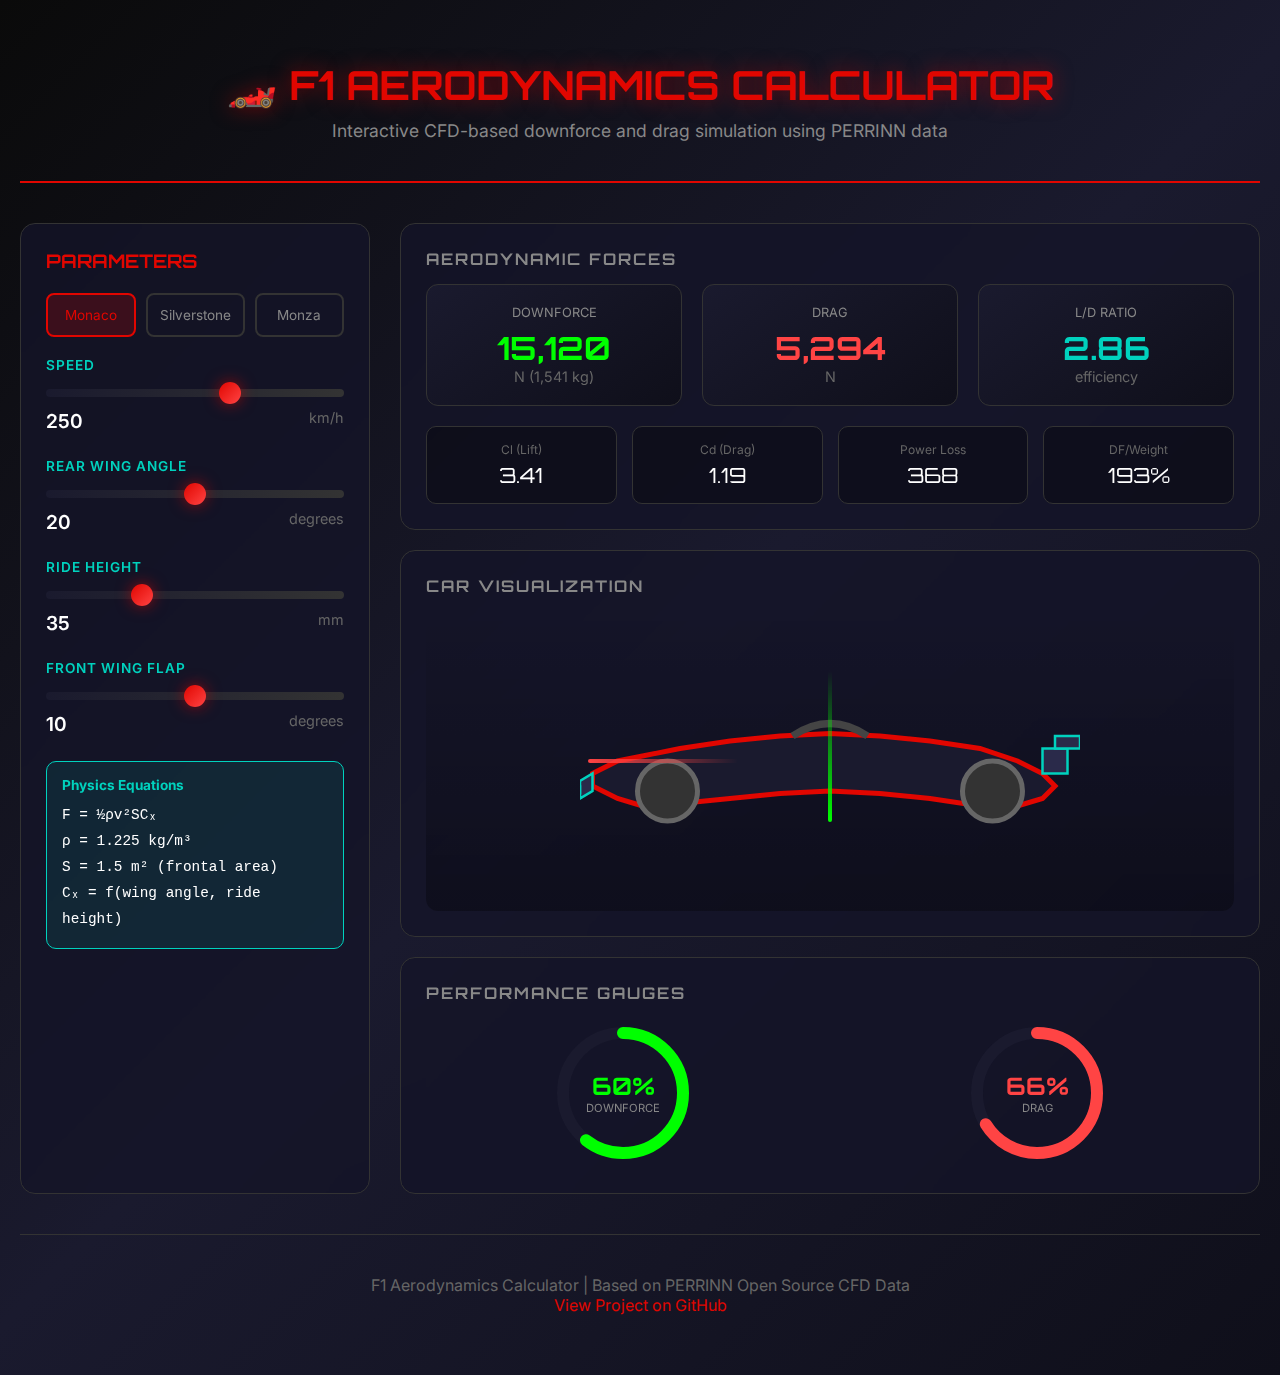
<file: aero_calculator.html>
<!DOCTYPE html>
<html lang="en">
<head>
    <meta charset="UTF-8">
    <meta name="viewport" content="width=device-width, initial-scale=1.0">
    <title>F1 Aerodynamics Interactive Dashboard</title>
    <link href="https://fonts.googleapis.com/css2?family=Orbitron:wght@400;700;900&family=Inter:wght@300;400;500;600&display=swap" rel="stylesheet">
    <style>
        * {
            margin: 0;
            padding: 0;
            box-sizing: border-box;
        }
        
        body {
            font-family: 'Inter', sans-serif;
            background: linear-gradient(135deg, #0a0a0a 0%, #1a1a2e 50%, #0f0f1a 100%);
            color: #fff;
            min-height: 100vh;
            overflow-x: hidden;
        }
        
        .container {
            max-width: 1400px;
            margin: 0 auto;
            padding: 20px;
        }
        
        .header {
            text-align: center;
            padding: 40px 0;
            border-bottom: 2px solid #e10600;
            margin-bottom: 40px;
        }
        
        .header h1 {
            font-family: 'Orbitron', sans-serif;
            font-size: 2.5rem;
            color: #e10600;
            margin-bottom: 10px;
            text-shadow: 0 0 20px rgba(225, 6, 0, 0.5);
        }
        
        .header p {
            color: #888;
            font-size: 1.1rem;
        }
        
        .dashboard {
            display: grid;
            grid-template-columns: 350px 1fr;
            gap: 30px;
        }
        
        .controls {
            background: rgba(20, 20, 40, 0.8);
            border: 1px solid #333;
            border-radius: 15px;
            padding: 25px;
            backdrop-filter: blur(10px);
        }
        
        .control-group {
            margin-bottom: 25px;
        }
        
        .control-group label {
            display: block;
            font-size: 0.85rem;
            color: #00d2be;
            margin-bottom: 8px;
            font-weight: 600;
            text-transform: uppercase;
            letter-spacing: 1px;
        }
        
        .slider-container {
            position: relative;
        }
        
        input[type="range"] {
            width: 100%;
            height: 8px;
            background: linear-gradient(90deg, #1a1a2e, #333);
            border-radius: 4px;
            outline: none;
            -webkit-appearance: none;
        }
        
        input[type="range"]::-webkit-slider-thumb {
            -webkit-appearance: none;
            width: 22px;
            height: 22px;
            background: linear-gradient(135deg, #e10600, #ff4444);
            border-radius: 50%;
            cursor: pointer;
            box-shadow: 0 0 15px rgba(225, 6, 0, 0.6);
            transition: transform 0.2s;
        }
        
        input[type="range"]::-webkit-slider-thumb:hover {
            transform: scale(1.2);
        }
        
        .value-display {
            display: flex;
            justify-content: space-between;
            margin-top: 8px;
            font-size: 0.9rem;
        }
        
        .value-display .current {
            color: #fff;
            font-weight: 600;
            font-size: 1.2rem;
        }
        
        .value-display .unit {
            color: #666;
        }
        
        .results {
            display: flex;
            flex-direction: column;
            gap: 20px;
        }
        
        .result-card {
            background: rgba(20, 20, 40, 0.8);
            border: 1px solid #333;
            border-radius: 15px;
            padding: 25px;
            backdrop-filter: blur(10px);
        }
        
        .result-card h3 {
            font-family: 'Orbitron', sans-serif;
            font-size: 1rem;
            color: #888;
            margin-bottom: 15px;
            text-transform: uppercase;
            letter-spacing: 2px;
        }
        
        .force-display {
            display: grid;
            grid-template-columns: repeat(3, 1fr);
            gap: 20px;
        }
        
        .force-item {
            text-align: center;
            padding: 20px;
            background: linear-gradient(145deg, #1a1a2e, #0f0f1a);
            border-radius: 12px;
            border: 1px solid #333;
        }
        
        .force-item .label {
            font-size: 0.8rem;
            color: #888;
            margin-bottom: 8px;
            text-transform: uppercase;
        }
        
        .force-item .value {
            font-family: 'Orbitron', sans-serif;
            font-size: 2rem;
            font-weight: 700;
        }
        
        .force-item .unit {
            font-size: 0.9rem;
            color: #666;
        }
        
        .force-item.downforce .value { color: #00ff00; }
        .force-item.drag .value { color: #ff4444; }
        .force-item.efficiency .value { color: #00d2be; }
        
        .car-visual {
            position: relative;
            height: 300px;
            display: flex;
            align-items: center;
            justify-content: center;
            background: linear-gradient(180deg, transparent 0%, rgba(0,0,0,0.3) 100%);
            border-radius: 12px;
            overflow: hidden;
        }
        
        .car-svg {
            width: 80%;
            max-width: 500px;
        }
        
        .force-arrows {
            position: absolute;
            width: 100%;
            height: 100%;
            pointer-events: none;
        }
        
        .arrow {
            position: absolute;
            transition: all 0.3s ease;
        }
        
        .arrow-down {
            left: 50%;
            top: 20%;
            transform: translateX(-50%);
            width: 4px;
            background: linear-gradient(180deg, transparent, #00ff00);
            border-radius: 2px;
        }
        
        .arrow-back {
            left: 20%;
            top: 50%;
            transform: translateY(-50%);
            height: 4px;
            background: linear-gradient(90deg, #ff4444, transparent);
            border-radius: 2px;
        }
        
        .streamlines {
            position: absolute;
            width: 100%;
            height: 100%;
            opacity: 0.3;
        }
        
        .streamline {
            position: absolute;
            height: 2px;
            background: linear-gradient(90deg, #00d2be, transparent);
            animation: flow 2s linear infinite;
        }
        
        @keyframes flow {
            0% { transform: translateX(-100%); opacity: 0; }
            50% { opacity: 1; }
            100% { transform: translateX(200%); opacity: 0; }
        }
        
        .gauge-container {
            display: grid;
            grid-template-columns: repeat(2, 1fr);
            gap: 20px;
        }
        
        .gauge {
            position: relative;
            width: 150px;
            height: 150px;
            margin: 0 auto;
        }
        
        .gauge svg {
            transform: rotate(-90deg);
        }
        
        .gauge-bg {
            fill: none;
            stroke: #1a1a2e;
            stroke-width: 12;
        }
        
        .gauge-fill {
            fill: none;
            stroke-width: 12;
            stroke-linecap: round;
            transition: stroke-dashoffset 0.5s ease;
        }
        
        .gauge-center {
            position: absolute;
            top: 50%;
            left: 50%;
            transform: translate(-50%, -50%);
            text-align: center;
        }
        
        .gauge-value {
            font-family: 'Orbitron', sans-serif;
            font-size: 1.5rem;
            font-weight: 700;
        }
        
        .gauge-label {
            font-size: 0.7rem;
            color: #888;
            text-transform: uppercase;
        }
        
        .coefficients {
            display: grid;
            grid-template-columns: repeat(4, 1fr);
            gap: 15px;
            margin-top: 20px;
        }
        
        .coeff {
            text-align: center;
            padding: 15px 10px;
            background: rgba(0,0,0,0.3);
            border-radius: 10px;
            border: 1px solid #333;
        }
        
        .coeff .label {
            font-size: 0.75rem;
            color: #666;
            margin-bottom: 5px;
        }
        
        .coeff .value {
            font-family: 'Orbitron', sans-serif;
            font-size: 1.3rem;
            color: #fff;
        }
        
        .setup-selector {
            display: flex;
            gap: 10px;
            margin-bottom: 20px;
        }
        
        .setup-btn {
            flex: 1;
            padding: 12px;
            border: 2px solid #333;
            background: transparent;
            color: #888;
            font-family: 'Inter', sans-serif;
            font-size: 0.85rem;
            border-radius: 8px;
            cursor: pointer;
            transition: all 0.3s;
        }
        
        .setup-btn:hover {
            border-color: #e10600;
            color: #fff;
        }
        
        .setup-btn.active {
            border-color: #e10600;
            background: rgba(225, 6, 0, 0.2);
            color: #e10600;
        }
        
        .formula-box {
            background: rgba(0, 210, 190, 0.1);
            border: 1px solid #00d2be;
            border-radius: 10px;
            padding: 15px;
            margin-top: 20px;
        }
        
        .formula-box h4 {
            color: #00d2be;
            font-size: 0.85rem;
            margin-bottom: 10px;
        }
        
        .formula {
            font-family: 'Courier New', monospace;
            color: #fff;
            font-size: 0.9rem;
            line-height: 1.8;
        }
        
        .footer {
            text-align: center;
            padding: 40px;
            margin-top: 40px;
            border-top: 1px solid #333;
            color: #666;
        }
        
        .footer a {
            color: #e10600;
            text-decoration: none;
        }
        
        @media (max-width: 1024px) {
            .dashboard {
                grid-template-columns: 1fr;
            }
            .force-display {
                grid-template-columns: 1fr;
            }
        }
    </style>
</head>
<body>
    <div class="container">
        <header class="header">
            <h1>🏎️ F1 AERODYNAMICS CALCULATOR</h1>
            <p>Interactive CFD-based downforce and drag simulation using PERRINN data</p>
        </header>
        
        <div class="dashboard">
            <div class="controls">
                <h3 style="color: #e10600; font-family: 'Orbitron', sans-serif; margin-bottom: 20px;">PARAMETERS</h3>
                
                <div class="setup-selector">
                    <button class="setup-btn active" onclick="setSetup('monaco')">Monaco</button>
                    <button class="setup-btn" onclick="setSetup('silverstone')">Silverstone</button>
                    <button class="setup-btn" onclick="setSetup('monza')">Monza</button>
                </div>
                
                <div class="control-group">
                    <label>Speed</label>
                    <div class="slider-container">
                        <input type="range" id="speed" min="50" max="370" value="250" oninput="updateCalculations()">
                    </div>
                    <div class="value-display">
                        <span class="current" id="speed-value">250</span>
                        <span class="unit">km/h</span>
                    </div>
                </div>
                
                <div class="control-group">
                    <label>Rear Wing Angle</label>
                    <div class="slider-container">
                        <input type="range" id="wing-angle" min="5" max="35" value="20" oninput="updateCalculations()">
                    </div>
                    <div class="value-display">
                        <span class="current" id="wing-angle-value">20</span>
                        <span class="unit">degrees</span>
                    </div>
                </div>
                
                <div class="control-group">
                    <label>Ride Height</label>
                    <div class="slider-container">
                        <input type="range" id="ride-height" min="15" max="80" value="35" oninput="updateCalculations()">
                    </div>
                    <div class="value-display">
                        <span class="current" id="ride-height-value">35</span>
                        <span class="unit">mm</span>
                    </div>
                </div>
                
                <div class="control-group">
                    <label>Front Wing Flap</label>
                    <div class="slider-container">
                        <input type="range" id="front-wing" min="0" max="20" value="10" oninput="updateCalculations()">
                    </div>
                    <div class="value-display">
                        <span class="current" id="front-wing-value">10</span>
                        <span class="unit">degrees</span>
                    </div>
                </div>
                
                <div class="formula-box">
                    <h4>Physics Equations</h4>
                    <div class="formula">
                        F = ½ρv²SCₓ<br>
                        ρ = 1.225 kg/m³<br>
                        S = 1.5 m² (frontal area)<br>
                        Cₓ = f(wing angle, ride height)
                    </div>
                </div>
            </div>
            
            <div class="results">
                <div class="result-card">
                    <h3>Aerodynamic Forces</h3>
                    <div class="force-display">
                        <div class="force-item downforce">
                            <div class="label">Downforce</div>
                            <div class="value" id="downforce">12,450</div>
                            <div class="unit">N (<span id="downforce-kg">1,269</span> kg)</div>
                        </div>
                        <div class="force-item drag">
                            <div class="label">Drag</div>
                            <div class="value" id="drag">4,446</div>
                            <div class="unit">N</div>
                        </div>
                        <div class="force-item efficiency">
                            <div class="label">L/D Ratio</div>
                            <div class="value" id="ld-ratio">2.80</div>
                            <div class="unit">efficiency</div>
                        </div>
                    </div>
                    
                    <div class="coefficients">
                        <div class="coeff">
                            <div class="label">Cl (Lift)</div>
                            <div class="value" id="cl">3.25</div>
                        </div>
                        <div class="coeff">
                            <div class="label">Cd (Drag)</div>
                            <div class="value" id="cd">1.16</div>
                        </div>
                        <div class="coeff">
                            <div class="label">Power Loss</div>
                            <div class="value" id="power">309</div>
                        </div>
                        <div class="coeff">
                            <div class="label">DF/Weight</div>
                            <div class="value" id="df-ratio">159%</div>
                        </div>
                    </div>
                </div>
                
                <div class="result-card">
                    <h3>Car Visualization</h3>
                    <div class="car-visual">
                        <div class="streamlines">
                            <div class="streamline" style="top: 30%; animation-delay: 0s;"></div>
                            <div class="streamline" style="top: 40%; animation-delay: 0.3s;"></div>
                            <div class="streamline" style="top: 50%; animation-delay: 0.6s;"></div>
                            <div class="streamline" style="top: 60%; animation-delay: 0.9s;"></div>
                            <div class="streamline" style="top: 70%; animation-delay: 1.2s;"></div>
                        </div>
                        <div class="force-arrows">
                            <div class="arrow arrow-down" id="arrow-down"></div>
                            <div class="arrow arrow-back" id="arrow-back"></div>
                        </div>
                        <svg class="car-svg" viewBox="0 0 200 60">
                            <!-- F1 Car silhouette -->
                            <path d="M5,35 L15,30 L25,28 L40,25 L60,22 L80,20 L100,19 L120,20 L140,22 L160,25 L175,30 L185,35 L190,40 L185,45 L175,48 L160,48 L140,45 L120,43 L100,42 L80,43 L60,45 L40,47 L25,48 L15,45 L5,40 Z" 
                                  fill="#1a1a2e" stroke="#e10600" stroke-width="2"/>
                            <!-- Front wing -->
                            <path d="M0,38 L5,35 L5,42 L0,45 Z" fill="#2a2a4a" stroke="#00d2be" stroke-width="1"/>
                            <path d="M0,40 L-3,38 L-3,45 L0,43 Z" fill="#2a2a4a" stroke="#00d2be" stroke-width="1"/>
                            <!-- Rear wing -->
                            <path d="M185,25 L195,25 L195,35 L185,35 Z" fill="#2a2a4a" stroke="#00d2be" stroke-width="1"/>
                            <path d="M190,20 L200,20 L200,25 L190,25 Z" fill="#2a2a4a" stroke="#00d2be" stroke-width="1" id="rear-wing"/>
                            <!-- Wheels -->
                            <circle cx="35" cy="42" r="12" fill="#333" stroke="#666" stroke-width="2"/>
                            <circle cx="165" cy="42" r="12" fill="#333" stroke="#666" stroke-width="2"/>
                            <!-- Halo -->
                            <path d="M85,20 Q100,10 115,20" fill="none" stroke="#444" stroke-width="3"/>
                        </svg>
                    </div>
                </div>
                
                <div class="result-card">
                    <h3>Performance Gauges</h3>
                    <div class="gauge-container">
                        <div class="gauge">
                            <svg width="150" height="150">
                                <circle class="gauge-bg" cx="75" cy="75" r="60"/>
                                <circle class="gauge-fill" id="gauge-df" cx="75" cy="75" r="60" 
                                        stroke="#00ff00" stroke-dasharray="377" stroke-dashoffset="100"/>
                            </svg>
                            <div class="gauge-center">
                                <div class="gauge-value" id="gauge-df-value" style="color:#00ff00">75%</div>
                                <div class="gauge-label">Downforce</div>
                            </div>
                        </div>
                        <div class="gauge">
                            <svg width="150" height="150">
                                <circle class="gauge-bg" cx="75" cy="75" r="60"/>
                                <circle class="gauge-fill" id="gauge-drag" cx="75" cy="75" r="60"
                                        stroke="#ff4444" stroke-dasharray="377" stroke-dashoffset="200"/>
                            </svg>
                            <div class="gauge-center">
                                <div class="gauge-value" id="gauge-drag-value" style="color:#ff4444">47%</div>
                                <div class="gauge-label">Drag</div>
                            </div>
                        </div>
                    </div>
                </div>
            </div>
        </div>
        
        <footer class="footer">
            <p>F1 Aerodynamics Calculator | Based on PERRINN Open Source CFD Data</p>
            <p><a href="https://github.com/Eliherrera33/F1-Data-Analysis">View Project on GitHub</a></p>
        </footer>
    </div>
    
    <script>
        // Constants
        const RHO = 1.225;  // Air density kg/m³
        const FRONTAL_AREA = 1.5;  // m²
        const CAR_WEIGHT = 798;  // kg (2024 regulations)
        
        // Base coefficients (PERRINN reference)
        let baseCl = 3.25;
        let baseCd = 1.16;
        
        // Setup presets
        const setups = {
            monaco: { wingAngle: 32, rideHeight: 30, frontWing: 15, baseCl: 4.0, baseCd: 1.35 },
            silverstone: { wingAngle: 20, rideHeight: 35, frontWing: 10, baseCl: 3.25, baseCd: 1.16 },
            monza: { wingAngle: 8, rideHeight: 45, frontWing: 5, baseCl: 2.5, baseCd: 0.95 }
        };
        
        function setSetup(track) {
            const setup = setups[track];
            
            document.getElementById('wing-angle').value = setup.wingAngle;
            document.getElementById('ride-height').value = setup.rideHeight;
            document.getElementById('front-wing').value = setup.frontWing;
            
            baseCl = setup.baseCl;
            baseCd = setup.baseCd;
            
            // Update button states
            document.querySelectorAll('.setup-btn').forEach(btn => btn.classList.remove('active'));
            event.target.classList.add('active');
            
            updateCalculations();
        }
        
        function updateCalculations() {
            // Get input values
            const speed = parseFloat(document.getElementById('speed').value);
            const wingAngle = parseFloat(document.getElementById('wing-angle').value);
            const rideHeight = parseFloat(document.getElementById('ride-height').value);
            const frontWing = parseFloat(document.getElementById('front-wing').value);
            
            // Update displays
            document.getElementById('speed-value').textContent = speed;
            document.getElementById('wing-angle-value').textContent = wingAngle;
            document.getElementById('ride-height-value').textContent = rideHeight;
            document.getElementById('front-wing-value').textContent = frontWing;
            
            // Calculate coefficients based on parameters
            // Wing angle effect
            const wingFactor = 1 + (wingAngle - 20) * 0.015;
            
            // Ride height effect (lower = more ground effect, but too low = stall)
            let rideHeightFactor = 1.0;
            if (rideHeight < 25) {
                rideHeightFactor = 0.8 + (rideHeight / 25) * 0.2;  // Stall region
            } else if (rideHeight < 40) {
                rideHeightFactor = 1.0 + (40 - rideHeight) * 0.01;  // Optimal
            } else {
                rideHeightFactor = 1.0 - (rideHeight - 40) * 0.005;  // Reduced ground effect
            }
            
            // Front wing effect
            const frontWingFactor = 1 + (frontWing - 10) * 0.008;
            
            // Final coefficients
            const Cl = baseCl * wingFactor * rideHeightFactor * frontWingFactor;
            const Cd = baseCd * (1 + (wingAngle - 20) * 0.01) * (1 + frontWing * 0.003);
            
            // Convert speed to m/s
            const v = speed / 3.6;
            
            // Calculate dynamic pressure
            const q = 0.5 * RHO * v * v;
            
            // Calculate forces
            const downforce = q * FRONTAL_AREA * Cl;
            const drag = q * FRONTAL_AREA * Cd;
            const ldRatio = Cl / Cd;
            
            // Power to overcome drag
            const power = drag * v / 1000;  // kW
            
            // Downforce as percentage of car weight
            const dfRatio = (downforce / (CAR_WEIGHT * 9.81)) * 100;
            
            // Update display
            document.getElementById('downforce').textContent = downforce.toLocaleString('en-US', {maximumFractionDigits: 0});
            document.getElementById('downforce-kg').textContent = (downforce / 9.81).toLocaleString('en-US', {maximumFractionDigits: 0});
            document.getElementById('drag').textContent = drag.toLocaleString('en-US', {maximumFractionDigits: 0});
            document.getElementById('ld-ratio').textContent = ldRatio.toFixed(2);
            document.getElementById('cl').textContent = Cl.toFixed(2);
            document.getElementById('cd').textContent = Cd.toFixed(2);
            document.getElementById('power').textContent = power.toFixed(0);
            document.getElementById('df-ratio').textContent = dfRatio.toFixed(0) + '%';
            
            // Update gauges
            const maxDownforce = 25000;  // N
            const maxDrag = 8000;  // N
            
            const dfPercent = Math.min(downforce / maxDownforce * 100, 100);
            const dragPercent = Math.min(drag / maxDrag * 100, 100);
            
            const dfOffset = 377 - (377 * dfPercent / 100);
            const dragOffset = 377 - (377 * dragPercent / 100);
            
            document.getElementById('gauge-df').style.strokeDashoffset = dfOffset;
            document.getElementById('gauge-drag').style.strokeDashoffset = dragOffset;
            document.getElementById('gauge-df-value').textContent = dfPercent.toFixed(0) + '%';
            document.getElementById('gauge-drag-value').textContent = dragPercent.toFixed(0) + '%';
            
            // Update force arrows
            const arrowDown = document.getElementById('arrow-down');
            const arrowBack = document.getElementById('arrow-back');
            
            arrowDown.style.height = Math.min(downforce / 100, 200) + 'px';
            arrowBack.style.width = Math.min(drag / 30, 150) + 'px';
        }
        
        // Initial calculation
        updateCalculations();
    </script>
</body>
</html>
</file>
